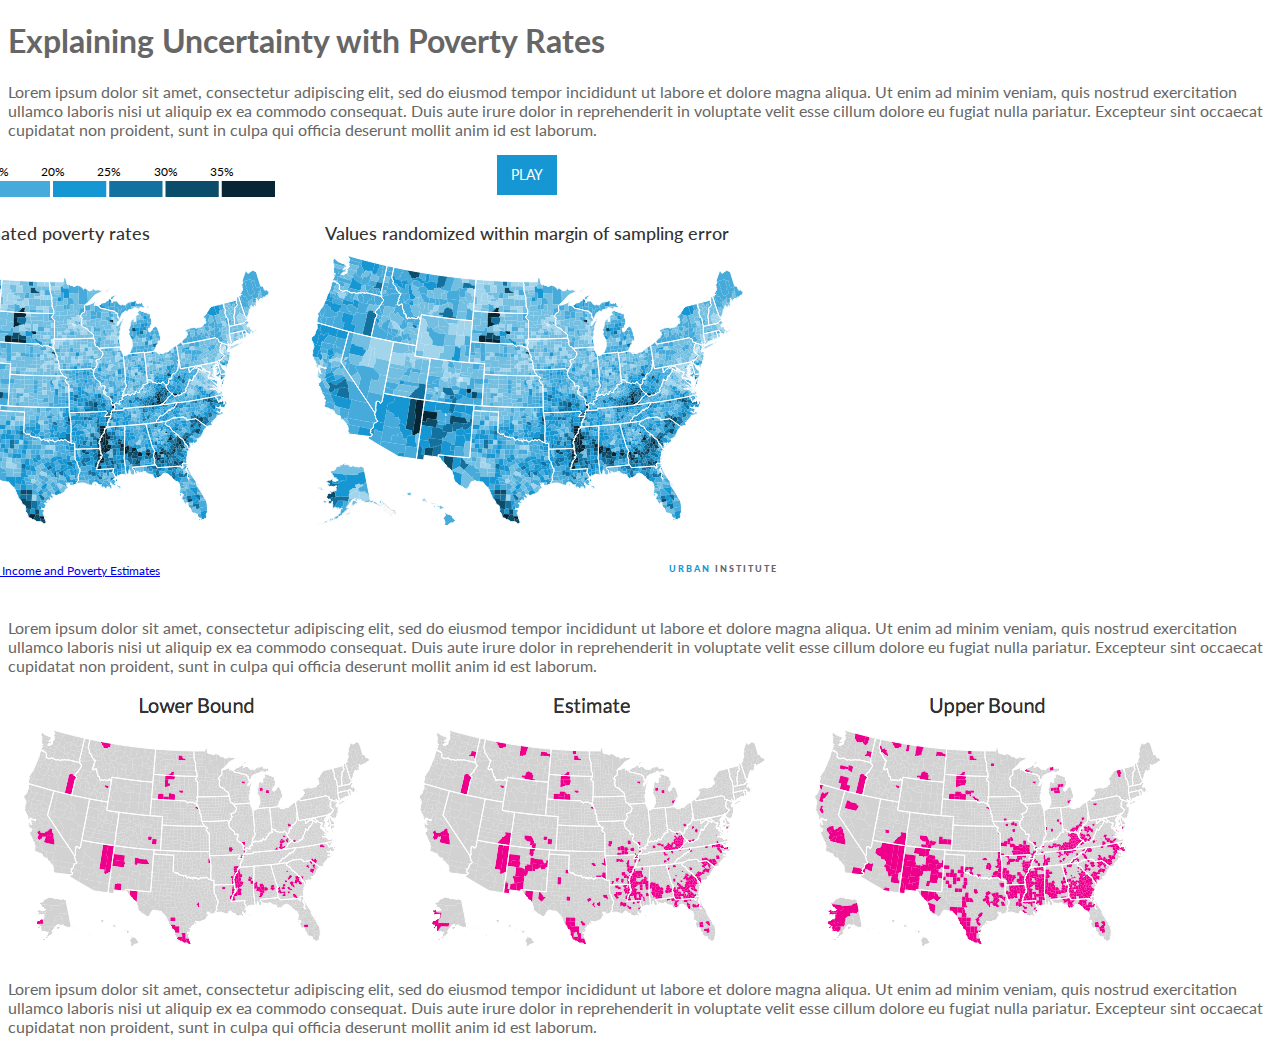
<file: index.html>
<!DOCTYPE html>
<html lang="en">

<head>
    <title>Explaining Uncertainty</title>
    <meta charset="utf-8">
    <meta http-equiv="X-UA-Compatible" content="IE=edge" />
    <meta name="viewport" content="width=device-width, initial-scale=1, minimum-scale=1, maximum-scale=1" />

    <link href='https://fonts.googleapis.com/css?family=Lato:300,400,600,700,900,300italic,400italic,700italic,900italic' rel='stylesheet' type='text/css'>

    <style>
        body {
            font-family: Lato, sans-serif !important;
            font-weight: 400;
            font-size: 16px;
            color: #666;
        }

        #mainmaps {
            max-width: 100%;
        }
        
        .pym {
            width: 49%;
            display: inline-block;
            height: 100%;
            margin-bottom: 20px;
        }
        
        .footnote {
            font-size: 12px;
            padding-bottom: 2em;
        }
        
        .links {
            margin-bottom: 1em;
            text-transform: uppercase;
        }
        
        a.tag {
            font-size: 9px;
            float: right;
            font-weight: 900;
            letter-spacing: 1.5pt;
            text-align: right;
            bottom: 0px;
            text-decoration: none;
            color: inherit;
        }
        
        #urban {
            color: #1696d2;
        }
        
        @media (max-width: 600px) {
            #mainmaps {
                display: none;
                height: 0;
                width: 0;
                width: 0;
            }
            #mobilemaps {
                max-width: 100%;
            }
        }
        
        @media (min-width: 601px) {
            #mobilemaps {
                display: none;
                height: 0;
                width: 0;
                width: 0;
            }
            #mainmaps {
                max-width: 100%;
            }
        }
        
        @media (min-width: 960px) {
            #maps {
                width: 960px;
                margin-left: -190px;
                display: block;
                height: 100%;
            }
        }
        
        @media (max-width: 959px) {
            #maps {
                width: 100%;
                margin-left: 0px;
                display: block;
                height: 100%;
            }
        }
        
        @media (max-width: 700px) {
            .pym {
                width: 100%;
                display: block;
                height: 100%;
                margin-bottom: 20px;
            }
        }
    </style>
</head>

<body>
    <h1>Explaining Uncertainty with Poverty Rates</h1>

    <p>Lorem ipsum dolor sit amet, consectetur adipiscing elit, sed do eiusmod tempor incididunt ut labore et dolore magna aliqua. Ut enim ad minim veniam, quis nostrud exercitation ullamco laboris nisi ut aliquip ex ea commodo consequat. Duis aute irure dolor in reprehenderit in voluptate velit esse cillum dolore eu fugiat nulla pariatur. Excepteur sint occaecat cupidatat non proident, sunt in culpa qui officia deserunt mollit anim id est laborum.</p>

    <div id="maps">
        <div id="povertymap" class="pym"></div>
        <div id="animatedmap" class="pym"></div>
        <div class="footnote">
            <b>Source</b>: <a target="_blank" href="http://www.census.gov/did/www/saipe/data/statecounty/data/2013.html">Census Bureau Small Area Income and Poverty Estimates</a>
            <a class="tag" target="_blank" href="http://www.urban.org/">
                <span id="urban">URBAN</span>&nbsp;INSTITUTE</a>
        </div>
    </div>

    <p>Lorem ipsum dolor sit amet, consectetur adipiscing elit, sed do eiusmod tempor incididunt ut labore et dolore magna aliqua. Ut enim ad minim veniam, quis nostrud exercitation ullamco laboris nisi ut aliquip ex ea commodo consequat. Duis aute irure dolor in reprehenderit in voluptate velit esse cillum dolore eu fugiat nulla pariatur. Excepteur sint occaecat cupidatat non proident, sunt in culpa qui officia deserunt mollit anim id est laborum.</p>

    <img src="img/threshmaps.png" id="mainmaps" alt="three county-level maps: poverty rate of at least 25%, lower bound, estimate, and upper bound">
    <img src="img/threshmaps_stacked.png" id="mobilemaps" alt="three county-level maps: poverty rate of at least 25%, lower bound, estimate, and upper bound">

    <p>Lorem ipsum dolor sit amet, consectetur adipiscing elit, sed do eiusmod tempor incididunt ut labore et dolore magna aliqua. Ut enim ad minim veniam, quis nostrud exercitation ullamco laboris nisi ut aliquip ex ea commodo consequat. Duis aute irure dolor in reprehenderit in voluptate velit esse cillum dolore eu fugiat nulla pariatur. Excepteur sint occaecat cupidatat non proident, sunt in culpa qui officia deserunt mollit anim id est laborum.</p>

    <script src="lib/pym.min.js"></script>

    <script>
        var pym1 = new pym.Parent('povertymap', 'povertymap.html', {});
        var pym2 = new pym.Parent('animatedmap', 'animatedmap.html', {});
    </script>
</body>

</html>
</file>
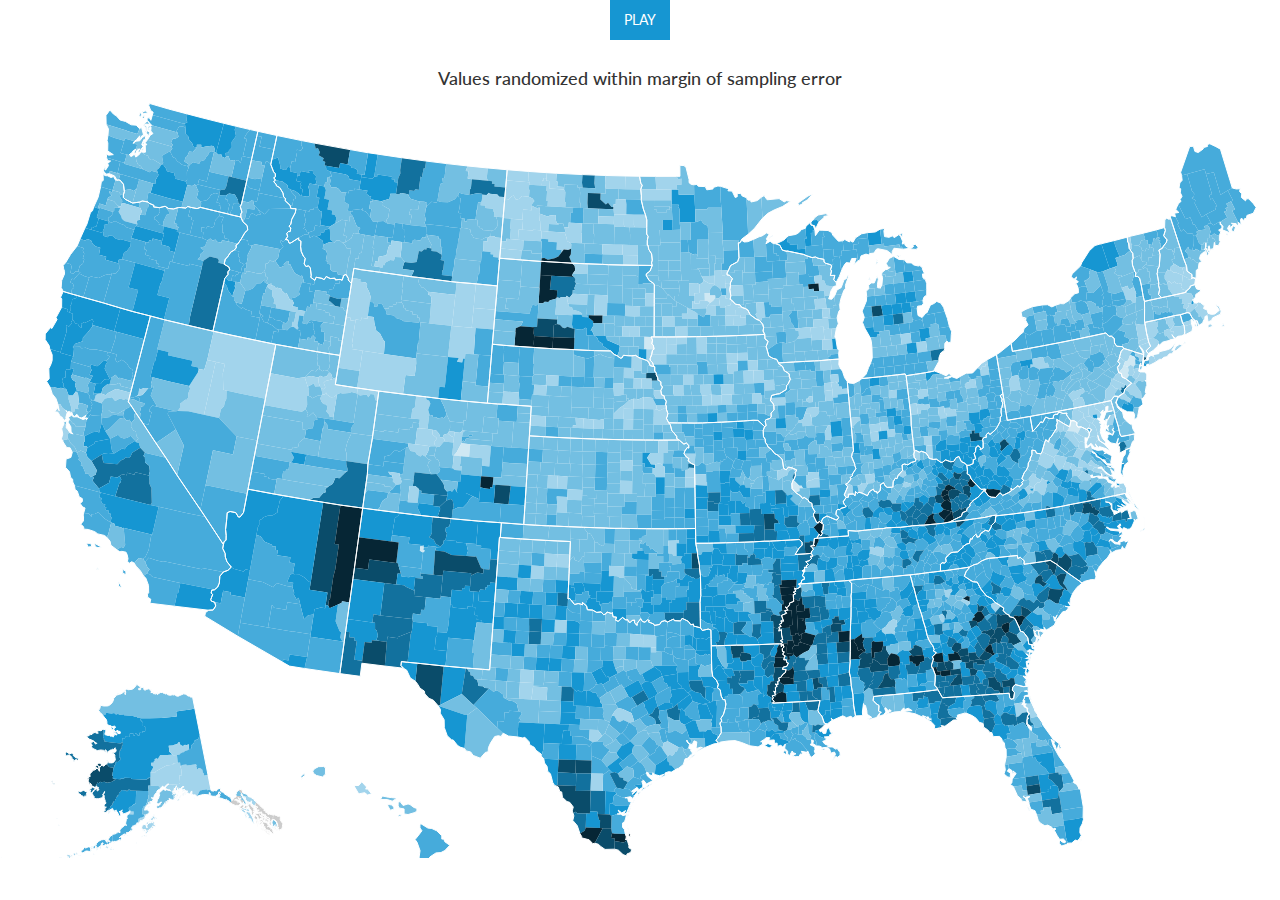
<file: animatedmap.html>
<!DOCTYPE html>
<html>

<head>
    <meta charset="utf-8">
    <meta http-equiv="X-UA-Compatible" content="IE=edge" />
    <meta name="viewport" content="width=device-width, initial-scale=1, minimum-scale=1, maximum-scale=1" />

    <link href='https://fonts.googleapis.com/css?family=Lato:300,400,600,700,900,300italic,400italic,700italic,900italic' rel='stylesheet' type='text/css'>

    <link rel="stylesheet" type="text/css" href="css/urban-text.css">
    <link rel="stylesheet" type="text/css" href="css/maps.css">
    <link rel="stylesheet" type="text/css" href="css/bootstrap.min.css">

</head>

<body>
    <div id="legend-space">
        <button type="button" class="urban-button" id="randbtn">Play</button>
    </div>
    <h4 class="title">Values randomized within margin of sampling error</h4>
    <div id="map" class="map"><img src="img/animated.png" alt="Map of poverty rates by county, randomized within error bounds"/>
    </div>


    <script src="lib/jquery.min.js"></script>
    <script src="lib/bootstrap.min.js"></script>
    <script src="lib/d3.min.js" charset="utf-8"></script>
    <script src="lib/modernizr.svg.min.js"></script>
    <script src="lib/topojson.v1.min.js"></script>
    <script src="lib/pym.min.js"></script>
    <script src="js/povertymap.js"></script>

    <script>
        $(window).load(function () {
            if (Modernizr.svg) {
                d3.json(json_url, function (json) {
                    us = json;

                    pymChild = new pym.Child({
                        renderCallback: animatedmap
                    });
                });
            } else {
                pymChild = new pym.Child({});
            }
        });

        var pymChild = new pym.Child();
    </script>


</body>

</html>
</file>
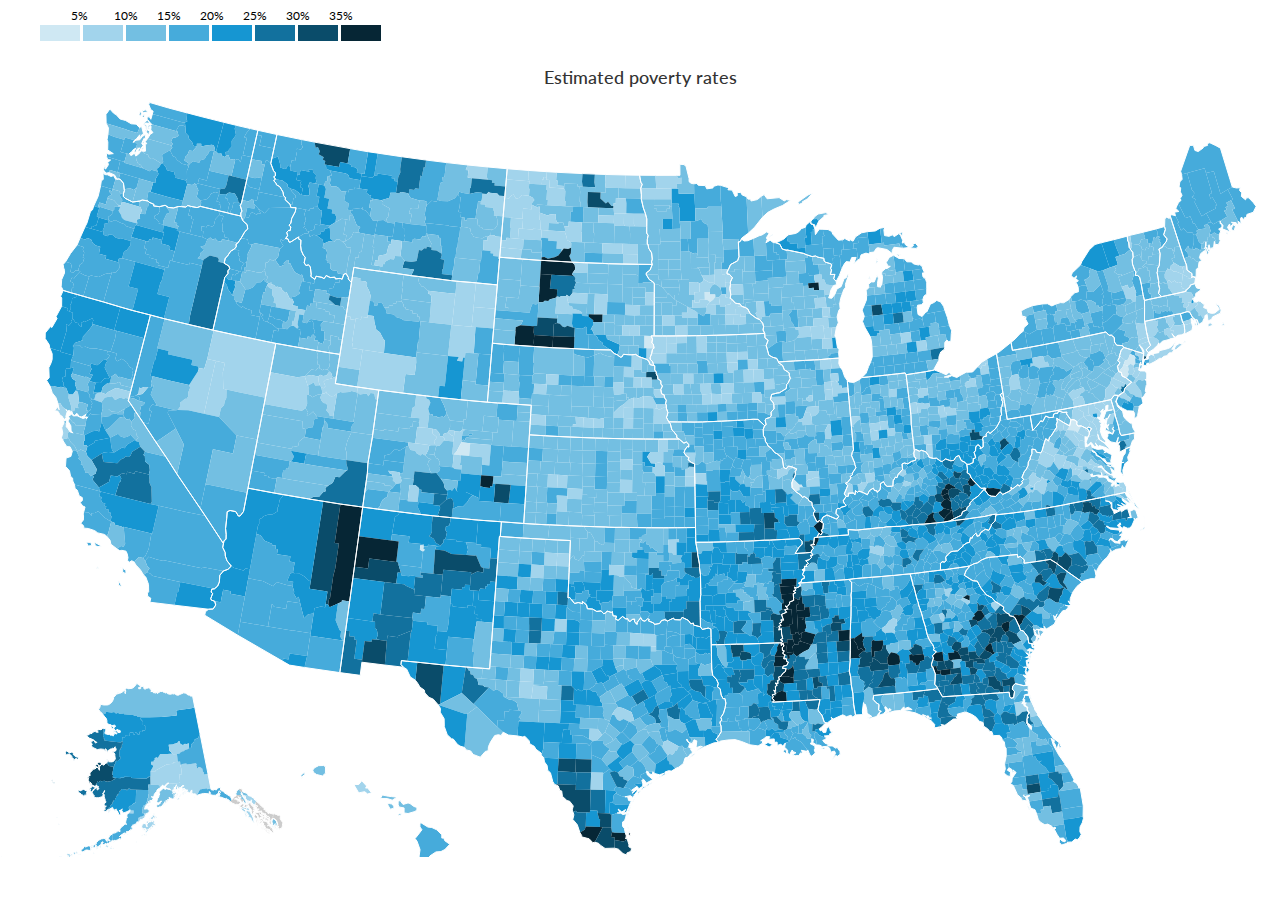
<file: povertymap.html>
<!DOCTYPE html>
<html>

<head>
    <meta charset="utf-8">
    <meta http-equiv="X-UA-Compatible" content="IE=edge" />
    <meta name="viewport" content="width=device-width, initial-scale=1, minimum-scale=1, maximum-scale=1" />

    <link href='https://fonts.googleapis.com/css?family=Lato:300,400,600,700,900,300italic,400italic,700italic,900italic' rel='stylesheet' type='text/css'>

    <link rel="stylesheet" type="text/css" href="css/urban-text.css">
    <link rel="stylesheet" type="text/css" href="css/maps.css">
    <link rel="stylesheet" type="text/css" href="css/bootstrap.min.css">

</head>

<body>

    <div id="legend"><img src="img/legend.png" alt="Legend for map - breaks every 5%" /></div>
    <h4 class="title">Estimated poverty rates</h4>
    <div id="map" class="map"><img src="img/estimate.png" alt="Map of poverty rates by county" />
    </div>

    <script src="lib/jquery.min.js"></script>
    <script src="lib/bootstrap.min.js"></script>
    <script src="lib/d3.min.js" charset="utf-8"></script>
    <script src="lib/modernizr.svg.min.js"></script>
    <script src="lib/topojson.v1.min.js"></script>
    <script src="lib/pym.min.js"></script>
    <script src="js/povertymap.js"></script>

    <script>
        $(window).load(function () {
            if (Modernizr.svg) {
                d3.json(json_url, function (json) {
                    us = json;

                    pymChild = new pym.Child({
                        renderCallback: estimatemap
                    });
                });
            } else {
                pymChild = new pym.Child({});
            }
        });

        var pymChild = new pym.Child();
    </script>


</body>

</html>
</file>
<file: css/urban-text.css>
body {
    font-family: Lato, sans-serif !important;
    font-weight: 400;
    font-size: 16pt;
    color: #666;
}

h1,
h2,
h3,
h4,
h5,
h6 {
    color: #333;
}

h1 {
    font: 400 30px/1.3em Lato, sans-serif;
    margin: 0 0 .5em;
}

h2 {font: 400 24px/1.3em Lato, sans-serif;
    margin: 0 0 .5em;}

h3 {font: 400 20px/1.3em Lato, sans-serif;
    margin: 0 0 .5em;}

h4 {font: 600 16px/1.3em Lato, sans-serif;
    margin: 0 0 .5em;}

h5 {font: 700 14px/1.3em Lato, sans-serif;
    margin: 0 0 .5em;
text-transform: uppercase;}

h6 {}

p, ul, li {
    font: 400 16px/24px Lato, sans-serif;
    margin: 0 0 .5em;
    color: #666;
}

hr{
   width: 150px;
  display: inline-block;
  border: 3px solid #1696d2;
  margin-top: 55px;
    margin-bottom:55px;
  display: block;
  margin-left: auto;
  margin-right: auto;   
}


p a{
 color: #1696d2;
    text-decoration: none;
}

p a:hover{
 color: #1696d2;   
}

li{
 list-style: square;
}

.label {
    font-size: 12px;
    color: #0096d2;
    text-transform: uppercase;
    margin-bottom: 14px;
}

.byline {
    font: 600 16px/22px Lato, sans-serif;
    color: #333;
}

.date {
    /*     text-align: center;*/
    
    font: italic 14px Georgia, serif;
    color: #666;
}

.intro-text{
 font: 400 20px/26px Lato, sans-serif;
    color: #333;
}

.large-body{
     font: 400 18px/24px Lato, sans-serif;
}

.image-caption{
/*    font: normal 400 14px/20px Lato,sans-serif;*/
font-family: Georgia, serif;
    font-size: 12px;
    line-height: 16px;
    font-style: italic;
    color: #333;
    margin-bottom: 20px;
}
.image-credit{
 float: right;
    font: normal 400 12px Lato, sans-serif;
    text-transform: uppercase;
/*    padding-top:2px;*/
}

.block-quote{
     position: relative;
    display: block;
    margin: 40px 0;
    padding: 35px 0;
    color: #666;
    border-top: 1px solid #ccc;
    border-bottom: 1px solid #ccc;
    font: italic 400 16px/25px Georgia,serif;
}

.block-quote:before{
    position: absolute;
    top: -16px;
    left: 50%;
    bottom: auto;
    right: auto;
    display: block;
    background-repeat: no-repeat;
    background-image: url(http://www.urban.org/sites/all/themes/urban/images/generated/icons-s8fe141aaaa.png);
    background-position: 0 -2663px;
    height: 32px;
    width: 50px;
    content: "\0020";
    z-index: 1;
    width: 50px;
    height: 32px;
    margin-left: -18px;
    background-color: #fff;
}

.quote-attribution{
 display: block;
    font-family: Lato, sans-serif;
    font-weight: 600;
    font-style: normal;
    text-align: center;
    margin-top: 20px;
}

.copy {
  font-size: 0.75em;
}

.urban-button {
    font-size: 14px;
    font-family: Lato, sans-serif;
    padding: 14px;
    cursor: pointer;
    border: none;
    color: white;
    background-color: #1696d2;
    display: inline-block;
    line-height: 12px;
    text-transform: uppercase;
    text-align: center;
    margin-right: 1px;
}

.urban-button:hover {
    background-color: #000;
    text-decoration: none;
}
</file>
<file: css/maps.css>
.footnote {
    font-size: 12px;
    padding-bottom: 2em;
}

.links {
    margin-bottom: 1em;
    text-transform: uppercase;
}

.title {
    text-align: center;
}

a.tag {
    font-size: 9px;
    float: right;
    font-weight: 900;
    letter-spacing: 1.5pt;
    text-align: right;
    bottom: 0px;
    text-decoration: none;
    color: inherit;
}

#urban {
    color: #1696d2;
}

.map {
    display: block;
    width: 100%;
    padding-bottom: 10px;
    min-width: 350px;
}

#mapholder {
    margin-top: 30px;
}

.threshmaps {
    display: inline-block;
    width: 33%;
    padding-bottom: 10px;
}

img {
    width: 100%;
}

.counties,
thresh {
    fill: none;
    stroke: none;
}

path:hover {
    stroke: #fcb918;
    opacity: 1;
    stroke-width: 3px;
    cursor: pointer;
}

path.thresh {
    stroke: none;
    pointer-events: none;
}

.states {
    fill: none;
    stroke: #fff;
    stroke-linejoin: round;
    pointer-events: none;
}

.county-name {
    font-weight: 700;
    text-transform: uppercase;
    font-size: 0.9em;
}

.urban-map-tooltip {
    padding: 10px;
    background-color: #fff;
    font-size: 12px;
    color: #333;
    opacity: 0.85;
    border: 1px solid #aaa;
    pointer-events: none;
}

#legend,
.legend {
    margin-left: auto;
    margin-right: auto;
    display: table;
    font-size: 12px;
    font-weight: 400;
}

#legend-space {
    height: 59px;
    width: 100%;
    text-align: center;
}

.legend-item {
    float: left;
    margin-right: 2px
}
</file>
